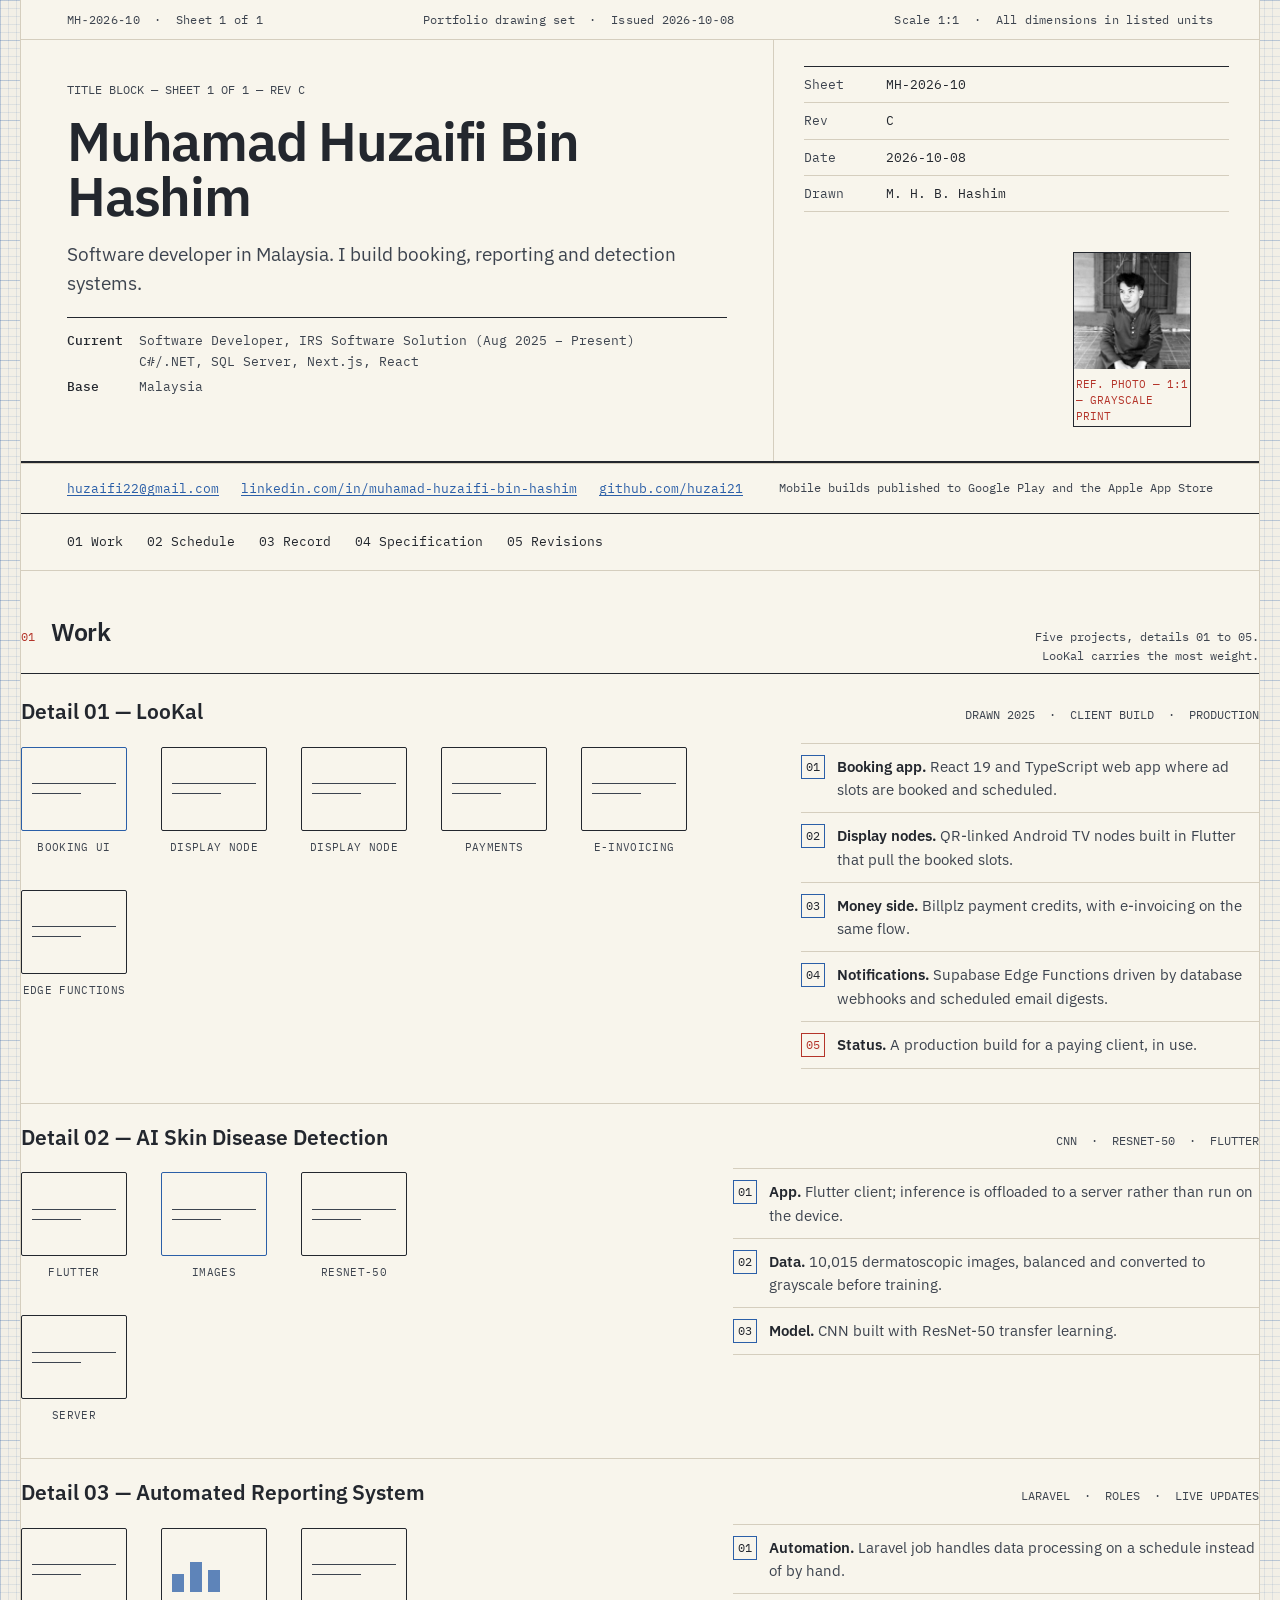
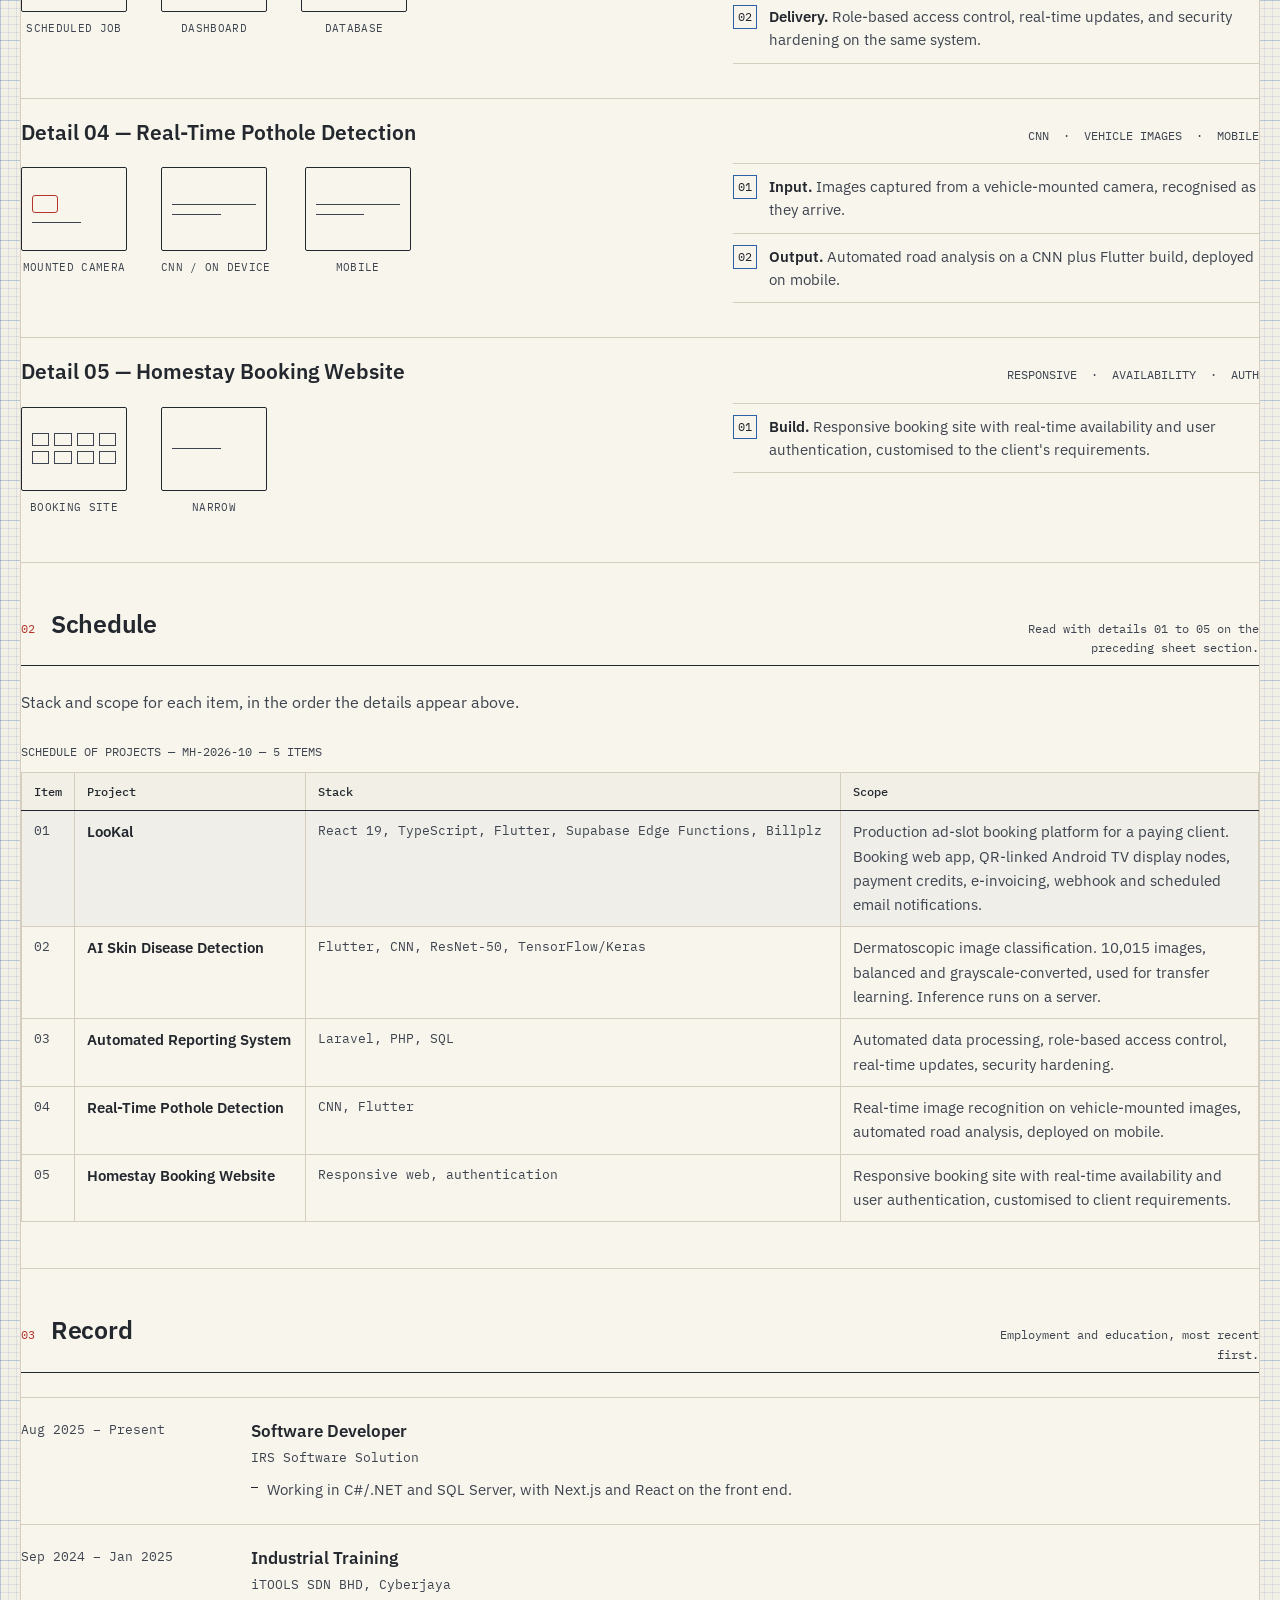
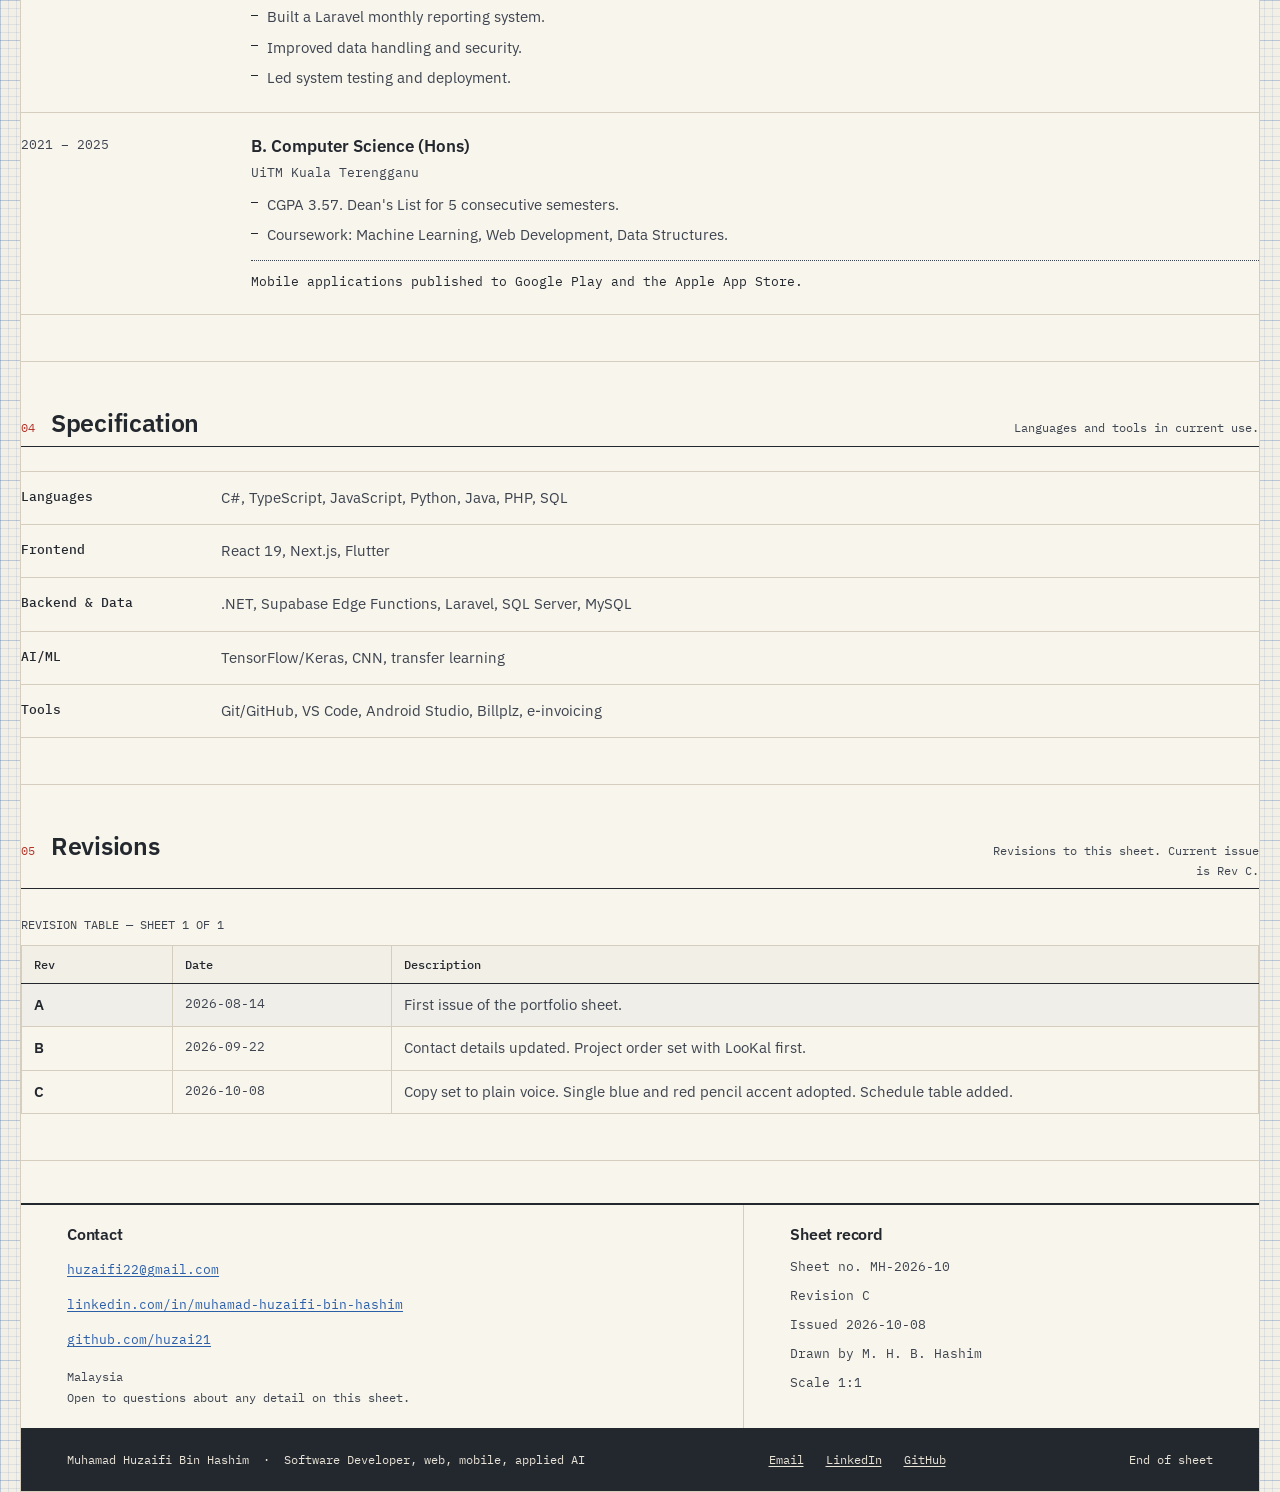
<file: index.html>
<!DOCTYPE html>
<html lang="en">
<head>
<meta charset="utf-8">
<meta name="viewport" content="width=device-width, initial-scale=1">
<title>Muhamad Huzaifi Bin Hashim — Sheet MH-01 — Software Developer</title>
<link rel="preconnect" href="https://fonts.googleapis.com">
<link rel="preconnect" href="https://fonts.gstatic.com" crossorigin>
<link href="https://fonts.googleapis.com/css2?family=IBM+Plex+Mono:wght@400;500&family=IBM+Plex+Sans:wght@400;500;600;700&display=swap" rel="stylesheet">
<style>
:root{
  --paper:#F2EFE6;
  --sheet:#F8F5EC;
  --ink:#23272E;
  --ink-2:#3D444F;
  --pencil:#2B5FA8;
  --correction:#B4342A;
  --rule:#D5CEBE;
  --grid-fine:rgba(43,95,168,.10);
  --grid-heavy:rgba(43,95,168,.20);
  --step-fine:8px;
  --step-heavy:40px;
  --sans:"IBM Plex Sans",-apple-system,BlinkMacSystemFont,"Segoe UI",Roboto,Helvetica,Arial,sans-serif;
  --mono:"IBM Plex Mono",ui-monospace,SFMono-Regular,Menlo,Consolas,"Liberation Mono",monospace;
}
*,*::before,*::after{box-sizing:border-box}
html{-webkit-text-size-adjust:100%}
body{
  margin:0;
  background-color:var(--paper);
  background-image:
    repeating-linear-gradient(to right,var(--grid-fine) 0 1px,transparent 1px var(--step-fine)),
    repeating-linear-gradient(to bottom,var(--grid-fine) 0 1px,transparent 1px var(--step-fine)),
    repeating-linear-gradient(to right,var(--grid-heavy) 0 1px,transparent 1px var(--step-heavy)),
    repeating-linear-gradient(to bottom,var(--grid-heavy) 0 1px,transparent 1px var(--step-heavy));
  color:var(--ink);
  font-family:var(--sans);
  font-size:16px;
  line-height:1.62;
  font-feature-settings:"kern" 1;
}
h1,h2,h3,h4,p,ul,ol,figure,dl,dd,dt,table{margin:0}
ul,ol{padding:0;list-style:none}
img{max-width:100%;display:block}
a{color:var(--pencil);text-decoration:underline;text-underline-offset:.18em;text-decoration-thickness:1px}
a:hover{text-decoration-thickness:2px}
a:focus-visible,button:focus-visible{outline:2px solid var(--correction);outline-offset:2px}
.mono{font-family:var(--mono)}

.sheet{
  max-width:1240px;
  margin:0 auto;
  background:var(--sheet);
  border-left:1px solid var(--rule);
  border-right:1px solid var(--rule);
  border-bottom:1px solid var(--rule);
}
.pad{padding:0 clamp(16px,3.6vw,46px)}

/* ---------- masthead : running sheet header ---------- */
.masthead{
  display:flex;
  flex-wrap:wrap;
  align-items:baseline;
  justify-content:space-between;
  gap:6px 20px;
  padding:10px clamp(16px,3.6vw,46px);
  border-bottom:1px solid var(--rule);
  font-family:var(--mono);
  font-size:12px;
  letter-spacing:.02em;
  color:var(--ink-2);
}
.masthead p{margin:0}

/* ---------- title block ---------- */
.titleblock{
  display:grid;
  grid-template-columns:minmax(0,1.55fr) minmax(0,1fr);
  border-bottom:2px solid var(--ink);
}
.tb-l{padding:clamp(22px,3.6vw,40px) clamp(16px,3.6vw,46px) clamp(22px,3.2vw,34px);border-right:1px solid var(--rule)}
.tb-r{
  padding:clamp(18px,2.4vw,26px) clamp(16px,3.6vw,30px);
  display:grid;
  gap:14px;
  align-content:start;
}
.sheet-id{
  font-family:var(--mono);
  font-size:12px;
  color:var(--ink-2);
  margin-bottom:14px;
}
h1{
  font-size:clamp(31px,5.4vw,54px);
  line-height:1.02;
  letter-spacing:-.022em;
  font-weight:600;
  max-width:20ch;
}
.statement{
  margin-top:16px;
  font-size:clamp(16px,1.7vw,19px);
  line-height:1.5;
  color:var(--ink-2);
  max-width:56ch;
}
.current{
  margin-top:20px;
  padding-top:12px;
  border-top:1px solid var(--ink);
  display:grid;
  grid-template-columns:auto minmax(0,1fr);
  gap:4px 16px;
  font-family:var(--mono);
  font-size:13px;
}
.current dt{color:var(--ink);font-weight:500}
.current dd{color:var(--ink-2)}

.fields{display:grid;gap:0;border-top:1px solid var(--ink)}
.fields div{
  display:grid;
  grid-template-columns:9ch minmax(0,1fr);
  gap:10px;
  padding:7px 0;
  border-bottom:1px solid var(--rule);
  font-family:var(--mono);
  font-size:13px;
}
.fields dt{color:var(--ink-2)}
.fields dd{overflow-wrap:anywhere}

/* ---------- reference photo : taped to the sheet ---------- */
.refphoto{position:relative;padding:26px 0 8px}
.refphoto figure{
  position:relative;
  width:118px;
  margin-left:auto;
  margin-right:38px;
  border:1px solid var(--ink);
  background:var(--sheet);
}
.refphoto img{
  width:100%;
  height:auto;
  aspect-ratio:1/1;
  object-fit:cover;
  filter:grayscale(1) contrast(1.08);
}
.refphoto figcaption{
  position:static;
  margin:8px 0 0;
  padding:0 2px 2px;
  font-family:var(--mono);
  font-size:11px;
  line-height:1.45;
  color:var(--correction);
  text-align:left;
}

/* ---------- contact rail ---------- */
.contact-rail{
  border-top:1px solid var(--rule);
  border-bottom:1px solid var(--ink);
  display:flex;
  flex-wrap:wrap;
  justify-content:space-between;
  gap:8px 24px;
  padding:8px clamp(16px,3.6vw,46px);
}
.contact-rail ul{display:flex;flex-wrap:wrap;gap:4px 22px;font-family:var(--mono);font-size:13px}
.contact-rail a{display:inline-block;padding:6px 0;overflow-wrap:anywhere}
.contact-rail p{font-family:var(--mono);font-size:12px;color:var(--ink-2);padding:6px 0}

/* ---------- sheet nav ---------- */
.sheetnav{border-bottom:1px solid var(--rule);padding:10px clamp(16px,3.6vw,46px)}
.sheetnav ul{display:flex;flex-wrap:wrap;gap:2px 24px}
.sheetnav a{
  font-family:var(--mono);
  font-size:13px;
  color:var(--ink);
  text-decoration:none;
  display:inline-block;
  padding:7px 0;
}
.sheetnav a:hover{color:var(--pencil);text-decoration:underline}

/* ---------- section furniture ---------- */
.zone{padding:clamp(30px,4vw,46px) 0}
.zone + .zone{border-top:1px solid var(--rule)}
.zone-head{
  display:flex;
  align-items:baseline;
  justify-content:space-between;
  gap:10px 26px;
  flex-wrap:wrap;
  padding-bottom:8px;
  margin-bottom:24px;
  border-bottom:1px solid var(--ink);
}
.zone-title{display:flex;align-items:baseline;gap:16px;min-width:0}
h2{
  font-size:clamp(19px,2.2vw,25px);
  font-weight:600;
  letter-spacing:-.012em;
  line-height:1.2;
}
.zone-no{
  font-family:var(--mono);
  font-size:12px;
  color:var(--correction);
  flex:none;
}
.zone-note{
  font-family:var(--mono);
  font-size:12px;
  color:var(--ink-2);
  text-align:right;
  max-width:38ch;
}
.lede{color:var(--ink-2);max-width:68ch}

/* ---------- detail drawings ---------- */
.detail{margin-top:34px;padding-top:20px;border-top:1px solid var(--rule)}
.detail:first-of-type{margin-top:0;padding-top:0;border-top:0}
.detail-head{display:flex;align-items:baseline;justify-content:space-between;gap:10px 22px;flex-wrap:wrap;margin-bottom:18px}
.detail-head h3{font-size:clamp(17px,1.9vw,21px);font-weight:600;line-height:1.25}
.detail-head .tag{font-family:var(--mono);font-size:12px;color:var(--ink-2)}

.draw{display:grid;grid-template-columns:minmax(0,1.62fr) minmax(0,1fr);gap:clamp(20px,3vw,40px);align-items:start}
.detail--minor .draw{grid-template-columns:minmax(0,1.3fr) minmax(0,1fr);gap:clamp(16px,2.2vw,28px)}
.detail--minor .dwg{max-width:420px}
.dwg{width:100%}

.notes li{
  display:grid;
  grid-template-columns:auto minmax(0,1fr);
  gap:12px;
  padding:11px 0;
  border-bottom:1px solid var(--rule);
  font-size:15px;
  line-height:1.55;
  color:var(--ink-2);
}
.notes li:first-child{border-top:1px solid var(--rule)}
.notes .call{
  font-family:var(--mono);
  font-size:12px;
  color:var(--ink);
  border:1px solid var(--pencil);
  width:24px;
  height:24px;
  display:grid;
  place-items:center;
  line-height:1;
  flex:none;
}
.notes .call--lead{border-color:var(--correction);color:var(--correction)}
.notes strong{color:var(--ink);font-weight:600}

/* ---------- schedule tables ---------- */
.tablewrap{margin-top:26px}
.sched{width:100%;border-collapse:collapse;font-size:15px}
.sched caption{
  caption-side:top;
  text-align:left;
  font-family:var(--mono);
  font-size:12px;
  color:var(--ink-2);
  padding-bottom:10px;
}
.sched th,.sched td{border:1px solid var(--rule);padding:9px 12px;vertical-align:top;text-align:left}
.sched thead th{
  background:var(--paper);
  border-bottom:1px solid var(--ink);
  font-family:var(--mono);
  font-size:12px;
  font-weight:500;
  color:var(--ink);
}
.sched tbody tr:first-child td{background:rgba(43,95,168,.045)}
.sched .num{font-family:var(--mono);font-size:13px;width:5ch;color:var(--ink-2)}
.sched .nm{font-weight:600;color:var(--ink);min-width:16ch}
.sched .stk{font-family:var(--mono);font-size:13px;color:var(--ink-2);min-width:18ch}
.sched .scp{color:var(--ink-2);max-width:46ch}
.sched .rowname{display:block;font-size:12px;font-family:var(--mono);font-weight:400;color:var(--ink-2);margin-top:3px}

.sched--rev .nm{min-width:8ch}
.sched--rev .stk{min-width:12ch}

/* ---------- ledger: experience + education ---------- */
.ledger{display:grid;gap:0;border-top:1px solid var(--rule)}
.ledger > section{
  display:grid;
  grid-template-columns:minmax(0,20ch) minmax(0,1fr);
  gap:10px 30px;
  padding:22px 0;
  border-bottom:1px solid var(--rule);
}
.when{font-family:var(--mono);font-size:13px;color:var(--ink-2);line-height:1.5}
.ledger h3{font-size:17px;font-weight:600;line-height:1.35}
.ledger .org{font-family:var(--mono);font-size:13px;color:var(--ink-2);margin-top:4px}
.ledger ul{margin-top:10px;display:grid;gap:6px}
.ledger li{padding-left:16px;position:relative;color:var(--ink-2);font-size:15px}
.ledger li::before{content:"";position:absolute;left:0;top:.62em;width:7px;height:1px;background:var(--ink)}
.factline{font-family:var(--mono);font-size:13px;color:var(--ink);margin-top:12px;padding-top:10px;border-top:1px dotted var(--ink-2)}

/* ---------- skills spec ---------- */
.spec{padding:0;margin:0;border-top:1px solid var(--rule)}
.spec > div{
  display:grid;
  grid-template-columns:minmax(0,17ch) minmax(0,1fr);
  gap:8px 30px;
  padding:14px 0;
  border-bottom:1px solid var(--rule);
}
.spec dt{font-family:var(--mono);font-size:13px;color:var(--ink);font-weight:500}
.spec dd{color:var(--ink-2);font-size:15px}

/* ---------- revision + title block ---------- */
.boilerplate{padding:clamp(28px,3.6vw,42px) 0 0;border-top:1px solid var(--rule)}
.sheetfoot{
  display:grid;
  grid-template-columns:minmax(0,1.4fr) minmax(0,1fr);
  border-top:2px solid var(--ink);
}
.sheetfoot > div{padding:20px clamp(16px,3.6vw,46px)}
.sheetfoot > div + div{border-left:1px solid var(--rule)}
.sheetfoot h2{font-size:16px;margin-bottom:12px}
.sf-list{display:grid;gap:8px;font-family:var(--mono);font-size:13px;color:var(--ink-2)}
/* inline-block + min-height keeps the target at the 24px WCAG 2.2 minimum */
.sf-list a{display:inline-block;min-height:24px;padding:3px 0;overflow-wrap:anywhere}
.sig{font-family:var(--mono);font-size:12px;color:var(--ink-2);line-height:1.7;margin-top:14px}

.foot{
  background:var(--ink);
  color:#E9E4D8;
  padding:16px clamp(16px,3.6vw,46px);
  display:flex;
  flex-wrap:wrap;
  justify-content:space-between;
  gap:8px 26px;
  font-family:var(--mono);
  font-size:12px;
  line-height:1.6;
}
.foot a{color:#E9E4D8;display:inline-block;padding:6px 0;overflow-wrap:anywhere}
.foot p{padding:6px 0}
.foot ul{display:flex;flex-wrap:wrap;gap:2px 22px}

/* ---------- block schematics (replaced the hand-placed SVG diagrams) ---------- */
.schematic{display:flex;flex-wrap:wrap;gap:34px;align-items:flex-start;padding:4px 0 0}
.part{position:relative;flex:0 0 auto}
.part-box{
  width:106px;height:84px;padding:10px;box-sizing:border-box;
  border:1.5px solid var(--ink);border-radius:2px;
  display:flex;flex-direction:column;justify-content:center;gap:9px;
}
.part-box.blue{border-color:#2B5FA8}
.ln{display:block;height:1px;background:var(--ink-2);width:100%}
.ln.s{width:58%}
.part-cap{
  margin:8px 0 0;font-family:var(--mono);font-size:10.5px;letter-spacing:.03em;
  color:var(--ink-2);text-align:center;white-space:nowrap;
}
/* Parts are separated by the flex gap only. An absolutely-positioned connector
   was removed because flex wrapping can drop a part onto a new row, which left a
   stray line floating to its left, outside the sheet content. */
/* inner motifs, all in normal flow so nothing can collide */
.bars{display:flex;align-items:flex-end;gap:6px;height:44px}
.bars i{display:block;width:12px;background:#2B5FA8;opacity:.75}
.bars i:nth-child(1){height:18px}
.bars i:nth-child(2){height:30px}
.bars i:nth-child(3){height:22px}
.grid8{display:grid;grid-template-columns:repeat(4,1fr);gap:5px}
.grid8 i{display:block;height:13px;border:1px solid var(--ink-2)}
.marker{display:block;width:26px;height:18px;border:1.5px solid #B4342A;border-radius:3px}
@media (max-width:620px){
  .schematic{flex-direction:column;gap:16px;align-items:stretch}
  .part{width:100%;max-width:220px}
  .part-box{width:100%}
}

@media (max-width:900px){
  .titleblock{grid-template-columns:1fr}
  .tb-l{border-right:0;border-bottom:1px solid var(--rule)}
  .draw,.detail--minor .draw{grid-template-columns:1fr}
  .detail--minor .dwg{max-width:none}
  .zone-note{text-align:left}
  .ledger > section,.spec > div{grid-template-columns:1fr}
  .sheetfoot{grid-template-columns:1fr}
  .sheetfoot > div + div{border-left:0;border-top:1px solid var(--rule)}
  .refphoto figure{margin-right:0;margin-left:auto}
}
@media (max-width:620px){
  .sched thead{position:absolute;width:1px;height:1px;overflow:hidden;clip:rect(0 0 0 0);white-space:nowrap}
  .sched,.sched tbody,.sched tr,.sched td{display:block;width:100%}
  .sched tr{border:1px solid var(--rule);margin-bottom:12px}
  .sched td{border:0;border-bottom:1px solid var(--rule);padding:8px 12px}
  .sched td:last-child{border-bottom:0}
  .sched td[data-label]::before{
    content:attr(data-label);
    display:block;
    font-family:var(--mono);
    font-size:11px;
    color:var(--ink-2);
    margin-bottom:2px;
  }
  .sched .num{width:auto}
  .sched caption{display:block;padding-bottom:6px}
  .notes li{font-size:14px;padding:9px 0}
  .lede{font-size:15px}
  .statement{max-width:none}
}
@media (prefers-reduced-motion:reduce){
  *,*::before,*::after{
    animation-duration:.01ms !important;
    animation-iteration-count:1 !important;
    transition-duration:.01ms !important;
    scroll-behavior:auto !important;
  }
}
</style>
</head>
<body>

<div class="sheet">

  <header class="masthead">
    <p>MH&#8209;2026&#8209;10 &nbsp;·&nbsp; Sheet 1 of 1</p>
    <p>Portfolio drawing set &nbsp;·&nbsp; Issued 2026&#8209;10&#8209;08</p>
    <p>Scale 1:1 &nbsp;·&nbsp; All dimensions in listed units</p>
  </header>

  <div class="titleblock">
    <div class="tb-l">
      <p class="sheet-id">TITLE BLOCK — SHEET 1 OF 1 — REV C</p>
      <h1>Muhamad Huzaifi Bin Hashim</h1>
      <p class="statement">Software developer in Malaysia. I build booking, reporting and detection systems.</p>
      <dl class="current">
        <dt>Current</dt>
        <dd>Software Developer, IRS Software Solution (Aug 2025 &ndash; Present)<br>C#/.NET, SQL Server, Next.js, React</dd>
        <dt>Base</dt>
        <dd>Malaysia</dd>
      </dl>
    </div>

    <div class="tb-r">
      <dl class="fields">
        <div><dt>Sheet</dt><dd>MH-2026-10</dd></div>
        <div><dt>Rev</dt><dd>C</dd></div>
        <div><dt>Date</dt><dd>2026-10-08</dd></div>
        <div><dt>Drawn</dt><dd>M. H. B. Hashim</dd></div>
      </dl>
      <div class="refphoto">
        <figure>
          <img src="assets/img/profile.jpg" alt="Muhamad Huzaifi Bin Hashim, reference photograph" width="960" height="946">
          <figcaption>REF. PHOTO — 1:1 — GRAYSCALE PRINT</figcaption>
        </figure>
      </div>
    </div>
  </div>

  <div class="contact-rail">
    <ul>
      <li><a href="mailto:huzaifi22@gmail.com">huzaifi22@gmail.com</a></li>
      <li><a href="https://www.linkedin.com/in/muhamad-huzaifi-bin-hashim">linkedin.com/in/muhamad-huzaifi-bin-hashim</a></li>
      <li><a href="https://github.com/huzai21">github.com/huzai21</a></li>
    </ul>
    <p>Mobile builds published to Google Play and the Apple App Store</p>
  </div>

  <nav class="sheetnav" aria-label="Sheet contents">
    <ul>
      <li><a href="#work">01 Work</a></li>
      <li><a href="#schedule">02 Schedule</a></li>
      <li><a href="#record">03 Record</a></li>
      <li><a href="#spec">04 Specification</a></li>
      <li><a href="#revisions">05 Revisions</a></li>
    </ul>
  </nav>

  <main>

    <section class="zone pad" id="work" aria-labelledby="work-h">
      <div class="zone-head">
        <div class="zone-title">
          <span class="zone-no">01</span>
          <h2 id="work-h">Work</h2>
        </div>
        <p class="zone-note">Five projects, details 01 to 05. LooKal carries the most weight.</p>
      </div>

      <article class="detail detail--major" aria-labelledby="lookal-h">
        <div class="detail-head">
          <h3 id="lookal-h">Detail 01 — LooKal</h3>
          <p class="tag">DRAWN 2025 &nbsp;·&nbsp; CLIENT BUILD &nbsp;·&nbsp; PRODUCTION</p>
        </div>

        <div class="draw">
          <div class="dwg">
            <div class="schematic">
              <div class="part">
                <div class="part-box blue">
                  <span class="ln"></span>
                  <span class="ln s"></span>
                </div>
                <p class="part-cap">BOOKING UI</p>
              </div>
              <div class="part">
                <div class="part-box">
                  <span class="ln"></span>
                  <span class="ln s"></span>
                </div>
                <p class="part-cap">DISPLAY NODE</p>
              </div>
              <div class="part">
                <div class="part-box">
                  <span class="ln"></span>
                  <span class="ln s"></span>
                </div>
                <p class="part-cap">DISPLAY NODE</p>
              </div>
              <div class="part">
                <div class="part-box">
                  <span class="ln"></span>
                  <span class="ln s"></span>
                </div>
                <p class="part-cap">PAYMENTS</p>
              </div>
              <div class="part">
                <div class="part-box">
                  <span class="ln"></span>
                  <span class="ln s"></span>
                </div>
                <p class="part-cap">E-INVOICING</p>
              </div>
              <div class="part">
                <div class="part-box">
                  <span class="ln"></span>
                  <span class="ln s"></span>
                </div>
                <p class="part-cap">EDGE FUNCTIONS</p>
              </div>
            </div>
          </div>

          <ul class="notes">
            <li><span class="call">01</span><span><strong>Booking app.</strong> React 19 and TypeScript web app where ad slots are booked and scheduled.</span></li>
            <li><span class="call">02</span><span><strong>Display nodes.</strong> QR-linked Android TV nodes built in Flutter that pull the booked slots.</span></li>
            <li><span class="call">03</span><span><strong>Money side.</strong> Billplz payment credits, with e-invoicing on the same flow.</span></li>
            <li><span class="call">04</span><span><strong>Notifications.</strong> Supabase Edge Functions driven by database webhooks and scheduled email digests.</span></li>
            <li><span class="call call--lead">05</span><span><strong>Status.</strong> A production build for a paying client, in use.</span></li>
          </ul>
        </div>
      </article>

      <article class="detail detail--minor" aria-labelledby="d2-h">
        <div class="detail-head">
          <h3 id="d2-h">Detail 02 — AI Skin Disease Detection</h3>
          <p class="tag">CNN &nbsp;·&nbsp; RESNET-50 &nbsp;·&nbsp; FLUTTER</p>
        </div>
        <div class="draw">
          <div class="dwg">
            <div class="schematic">
              <div class="part">
                <div class="part-box">
                  <span class="ln"></span>
                  <span class="ln s"></span>
                </div>
                <p class="part-cap">FLUTTER</p>
              </div>
              <div class="part">
                <div class="part-box blue">
                  <span class="ln"></span>
                  <span class="ln s"></span>
                </div>
                <p class="part-cap">IMAGES</p>
              </div>
              <div class="part">
                <div class="part-box">
                  <span class="ln"></span>
                  <span class="ln s"></span>
                </div>
                <p class="part-cap">RESNET-50</p>
              </div>
              <div class="part">
                <div class="part-box">
                  <span class="ln"></span>
                  <span class="ln s"></span>
                </div>
                <p class="part-cap">SERVER</p>
              </div>
            </div>
          </div>
          <ul class="notes">
            <li><span class="call">01</span><span><strong>App.</strong> Flutter client; inference is offloaded to a server rather than run on the device.</span></li>
            <li><span class="call">02</span><span><strong>Data.</strong> 10,015 dermatoscopic images, balanced and converted to grayscale before training.</span></li>
            <li><span class="call">03</span><span><strong>Model.</strong> CNN built with ResNet-50 transfer learning.</span></li>
          </ul>
        </div>
      </article>

      <article class="detail detail--minor" aria-labelledby="d3-h">
        <div class="detail-head">
          <h3 id="d3-h">Detail 03 — Automated Reporting System</h3>
          <p class="tag">LARAVEL &nbsp;·&nbsp; ROLES &nbsp;·&nbsp; LIVE UPDATES</p>
        </div>
        <div class="draw">
          <div class="dwg">
            <div class="schematic">
              <div class="part">
                <div class="part-box">
                  <span class="ln"></span>
                  <span class="ln s"></span>
                </div>
                <p class="part-cap">SCHEDULED JOB</p>
              </div>
              <div class="part">
                <div class="part-box">
                  <span class="bars"><i></i><i></i><i></i></span>
                </div>
                <p class="part-cap">DASHBOARD</p>
              </div>
              <div class="part">
                <div class="part-box">
                  <span class="ln"></span>
                  <span class="ln s"></span>
                </div>
                <p class="part-cap">DATABASE</p>
              </div>
            </div>
          </div>
          <ul class="notes">
            <li><span class="call">01</span><span><strong>Automation.</strong> Laravel job handles data processing on a schedule instead of by hand.</span></li>
            <li><span class="call">02</span><span><strong>Delivery.</strong> Role-based access control, real-time updates, and security hardening on the same system.</span></li>
          </ul>
        </div>
      </article>

      <article class="detail detail--minor" aria-labelledby="d4-h">
        <div class="detail-head">
          <h3 id="d4-h">Detail 04 — Real-Time Pothole Detection</h3>
          <p class="tag">CNN &nbsp;·&nbsp; VEHICLE IMAGES &nbsp;·&nbsp; MOBILE</p>
        </div>
        <div class="draw">
          <div class="dwg">
            <div class="schematic">
              <div class="part">
                <div class="part-box">
                  <span class="marker"></span>
                  <span class="ln s"></span>
                </div>
                <p class="part-cap">MOUNTED CAMERA</p>
              </div>
              <div class="part">
                <div class="part-box">
                  <span class="ln"></span>
                  <span class="ln s"></span>
                </div>
                <p class="part-cap">CNN / ON DEVICE</p>
              </div>
              <div class="part">
                <div class="part-box">
                  <span class="ln"></span>
                  <span class="ln s"></span>
                </div>
                <p class="part-cap">MOBILE</p>
              </div>
            </div>
          </div>
          <ul class="notes">
            <li><span class="call">01</span><span><strong>Input.</strong> Images captured from a vehicle-mounted camera, recognised as they arrive.</span></li>
            <li><span class="call">02</span><span><strong>Output.</strong> Automated road analysis on a CNN plus Flutter build, deployed on mobile.</span></li>
          </ul>
        </div>
      </article>

      <article class="detail detail--minor" aria-labelledby="d5-h">
        <div class="detail-head">
          <h3 id="d5-h">Detail 05 — Homestay Booking Website</h3>
          <p class="tag">RESPONSIVE &nbsp;·&nbsp; AVAILABILITY &nbsp;·&nbsp; AUTH</p>
        </div>
        <div class="draw">
          <div class="dwg">
            <div class="schematic">
              <div class="part">
                <div class="part-box">
                  <span class="grid8"><i></i><i></i><i></i><i></i><i></i><i></i><i></i><i></i></span>
                </div>
                <p class="part-cap">BOOKING SITE</p>
              </div>
              <div class="part">
                <div class="part-box">
                  <span class="ln s"></span>
                </div>
                <p class="part-cap">NARROW</p>
              </div>
            </div>
          </div>
          <ul class="notes">
            <li><span class="call">01</span><span><strong>Build.</strong> Responsive booking site with real-time availability and user authentication, customised to the client's requirements.</span></li>
          </ul>
        </div>
      </article>
    </section>

    <section class="zone pad" id="schedule" aria-labelledby="sched-h">
      <div class="zone-head">
        <div class="zone-title">
          <span class="zone-no">02</span>
          <h2 id="sched-h">Schedule</h2>
        </div>
        <p class="zone-note">Read with details 01 to 05 on the preceding sheet section.</p>
      </div>
      <p class="lede">Stack and scope for each item, in the order the details appear above.</p>

      <div class="tablewrap">
        <table class="sched">
          <caption>SCHEDULE OF PROJECTS — MH-2026-10 — 5 ITEMS</caption>
          <thead>
            <tr>
              <th scope="col">Item</th>
              <th scope="col">Project</th>
              <th scope="col">Stack</th>
              <th scope="col">Scope</th>
            </tr>
          </thead>
          <tbody>
            <tr>
              <td class="num" data-label="Item">01</td>
              <td class="nm" data-label="Project">LooKal</td>
              <td class="stk" data-label="Stack">React 19, TypeScript, Flutter, Supabase Edge Functions, Billplz</td>
              <td class="scp" data-label="Scope">Production ad-slot booking platform for a paying client. Booking web app, QR-linked Android TV display nodes, payment credits, e-invoicing, webhook and scheduled email notifications.</td>
            </tr>
            <tr>
              <td class="num" data-label="Item">02</td>
              <td class="nm" data-label="Project">AI Skin Disease Detection</td>
              <td class="stk" data-label="Stack">Flutter, CNN, ResNet-50, TensorFlow/Keras</td>
              <td class="scp" data-label="Scope">Dermatoscopic image classification. 10,015 images, balanced and grayscale-converted, used for transfer learning. Inference runs on a server.</td>
            </tr>
            <tr>
              <td class="num" data-label="Item">03</td>
              <td class="nm" data-label="Project">Automated Reporting System</td>
              <td class="stk" data-label="Stack">Laravel, PHP, SQL</td>
              <td class="scp" data-label="Scope">Automated data processing, role-based access control, real-time updates, security hardening.</td>
            </tr>
            <tr>
              <td class="num" data-label="Item">04</td>
              <td class="nm" data-label="Project">Real-Time Pothole Detection</td>
              <td class="stk" data-label="Stack">CNN, Flutter</td>
              <td class="scp" data-label="Scope">Real-time image recognition on vehicle-mounted images, automated road analysis, deployed on mobile.</td>
            </tr>
            <tr>
              <td class="num" data-label="Item">05</td>
              <td class="nm" data-label="Project">Homestay Booking Website</td>
              <td class="stk" data-label="Stack">Responsive web, authentication</td>
              <td class="scp" data-label="Scope">Responsive booking site with real-time availability and user authentication, customised to client requirements.</td>
            </tr>
          </tbody>
        </table>
      </div>
    </section>

    <section class="zone pad" id="record" aria-labelledby="rec-h">
      <div class="zone-head">
        <div class="zone-title">
          <span class="zone-no">03</span>
          <h2 id="rec-h">Record</h2>
        </div>
        <p class="zone-note">Employment and education, most recent first.</p>
      </div>

      <div class="ledger">
        <section aria-labelledby="led1-h">
          <p class="when">Aug 2025 &ndash; Present</p>
          <div>
            <h3 id="led1-h">Software Developer</h3>
            <p class="org">IRS Software Solution</p>
            <ul>
              <li>Working in C#/.NET and SQL Server, with Next.js and React on the front end.</li>
            </ul>
          </div>
        </section>

        <section aria-labelledby="led2-h">
          <p class="when">Sep 2024 &ndash; Jan 2025</p>
          <div>
            <h3 id="led2-h">Industrial Training</h3>
            <p class="org">iTOOLS SDN BHD, Cyberjaya</p>
            <ul>
              <li>Built a Laravel monthly reporting system.</li>
              <li>Improved data handling and security.</li>
              <li>Led system testing and deployment.</li>
            </ul>
          </div>
        </section>

        <section aria-labelledby="led3-h">
          <p class="when">2021 &ndash; 2025</p>
          <div>
            <h3 id="led3-h">B. Computer Science (Hons)</h3>
            <p class="org">UiTM Kuala Terengganu</p>
            <ul>
              <li>CGPA 3.57. Dean's List for 5 consecutive semesters.</li>
              <li>Coursework: Machine Learning, Web Development, Data Structures.</li>
            </ul>
            <p class="factline">Mobile applications published to Google Play and the Apple App Store.</p>
          </div>
        </section>
      </div>
    </section>

    <section class="zone pad" id="spec" aria-labelledby="spec-h">
      <div class="zone-head">
        <div class="zone-title">
          <span class="zone-no">04</span>
          <h2 id="spec-h">Specification</h2>
        </div>
        <p class="zone-note">Languages and tools in current use.</p>
      </div>

      <dl class="spec">
        <div>
          <dt>Languages</dt>
          <dd>C#, TypeScript, JavaScript, Python, Java, PHP, SQL</dd>
        </div>
        <div>
          <dt>Frontend</dt>
          <dd>React 19, Next.js, Flutter</dd>
        </div>
        <div>
          <dt>Backend &amp; Data</dt>
          <dd>.NET, Supabase Edge Functions, Laravel, SQL Server, MySQL</dd>
        </div>
        <div>
          <dt>AI/ML</dt>
          <dd>TensorFlow/Keras, CNN, transfer learning</dd>
        </div>
        <div>
          <dt>Tools</dt>
          <dd>Git/GitHub, VS Code, Android Studio, Billplz, e-invoicing</dd>
        </div>
      </dl>
    </section>

    <section class="zone pad" id="revisions" aria-labelledby="rev-h">
      <div class="zone-head">
        <div class="zone-title">
          <span class="zone-no">05</span>
          <h2 id="rev-h">Revisions</h2>
        </div>
        <p class="zone-note">Revisions to this sheet. Current issue is Rev C.</p>
      </div>

      <div class="tablewrap">
        <table class="sched sched--rev">
          <caption>REVISION TABLE — SHEET 1 OF 1</caption>
          <thead>
            <tr>
              <th scope="col">Rev</th>
              <th scope="col">Date</th>
              <th scope="col">Description</th>
            </tr>
          </thead>
          <tbody>
            <tr>
              <td class="nm" data-label="Rev">A</td>
              <td class="stk" data-label="Date">2026-08-14</td>
              <td class="scp" data-label="Description">First issue of the portfolio sheet.</td>
            </tr>
            <tr>
              <td class="nm" data-label="Rev">B</td>
              <td class="stk" data-label="Date">2026-09-22</td>
              <td class="scp" data-label="Description">Contact details updated. Project order set with LooKal first.</td>
            </tr>
            <tr>
              <td class="nm" data-label="Rev">C</td>
              <td class="stk" data-label="Date">2026-10-08</td>
              <td class="scp" data-label="Description">Copy set to plain voice. Single blue and red pencil accent adopted. Schedule table added.</td>
            </tr>
          </tbody>
        </table>
      </div>
    </section>

    <div class="boilerplate pad">
      <div class="sheetfoot">
        <div>
          <h2>Contact</h2>
          <ul class="sf-list">
            <li><a href="mailto:huzaifi22@gmail.com">huzaifi22@gmail.com</a></li>
            <li><a href="https://www.linkedin.com/in/muhamad-huzaifi-bin-hashim">linkedin.com/in/muhamad-huzaifi-bin-hashim</a></li>
            <li><a href="https://github.com/huzai21">github.com/huzai21</a></li>
          </ul>
          <p class="sig">Malaysia<br>Open to questions about any detail on this sheet.</p>
        </div>
        <div>
          <h2>Sheet record</h2>
          <ul class="sf-list">
            <li>Sheet no. MH-2026-10</li>
            <li>Revision C</li>
            <li>Issued 2026-10-08</li>
            <li>Drawn by M. H. B. Hashim</li>
            <li>Scale 1:1</li>
          </ul>
        </div>
      </div>
    </div>

  </main>

  <footer class="foot">
    <p>Muhamad Huzaifi Bin Hashim &nbsp;·&nbsp; Software Developer, web, mobile, applied AI</p>
    <ul>
      <li><a href="mailto:huzaifi22@gmail.com">Email</a></li>
      <li><a href="https://www.linkedin.com/in/muhamad-huzaifi-bin-hashim">LinkedIn</a></li>
      <li><a href="https://github.com/huzai21">GitHub</a></li>
    </ul>
    <p>End of sheet</p>
  </footer>

</div>

</body>
</html>
</file>
